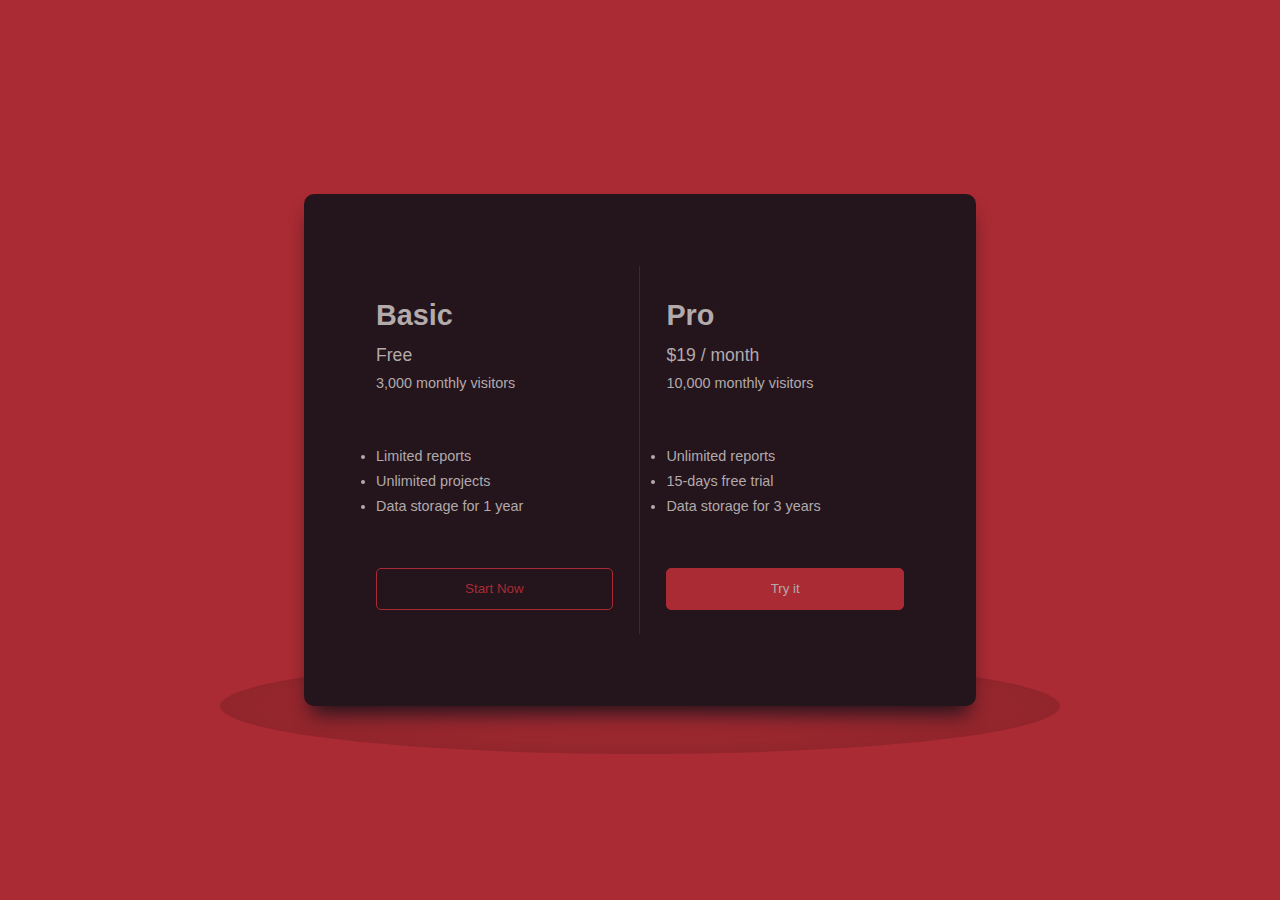
<file: UIcomponents/priceCard/index.html>
<!DOCTYPE html>
<html lang="en">
	<head>
		<meta charset="UTF-8" />
		<meta name="viewport" content="width=device-width, initial-scale=1.0" />
		<title>Document</title>
		<link rel="stylesheet" href="css/style.css" />
	</head>
	<body>
		<div class="content">
			<div class="basic">
				<div class="section basic-header">
					<h1>Basic</h1>
					<h3>Free</h3>
					<p>3,000 monthly visitors</p>
				</div>
				<div class="section basic-body">
					<ul>
						<li>Limited reports</li>
						<li>Unlimited projects</li>
						<li>Data storage for 1 year</li>
					</ul>
				</div>
				<div class="section basic-footer">
					<button type="submit" class="basic-btn">Start Now</button>
				</div>
			</div>

			<div class="pro">
				<div class="section pro-header">
					<h1>Pro</h1>
					<h3>$19 / month</h3>
					<p>10,000 monthly visitors</p>
				</div>
				<div class="section pro-body">
					<ul>
						<li>Unlimited reports</li>
						<li>15-days free trial</li>
						<li>Data storage for 3 years</li>
					</ul>
				</div>
				<div class="section pro-footer">
					<button type="submit" class="pro-btn">Try it</button>
				</div>
			</div>
			<div class="content-shadow"></div>
		</div>
	</body>
</html>
</file>
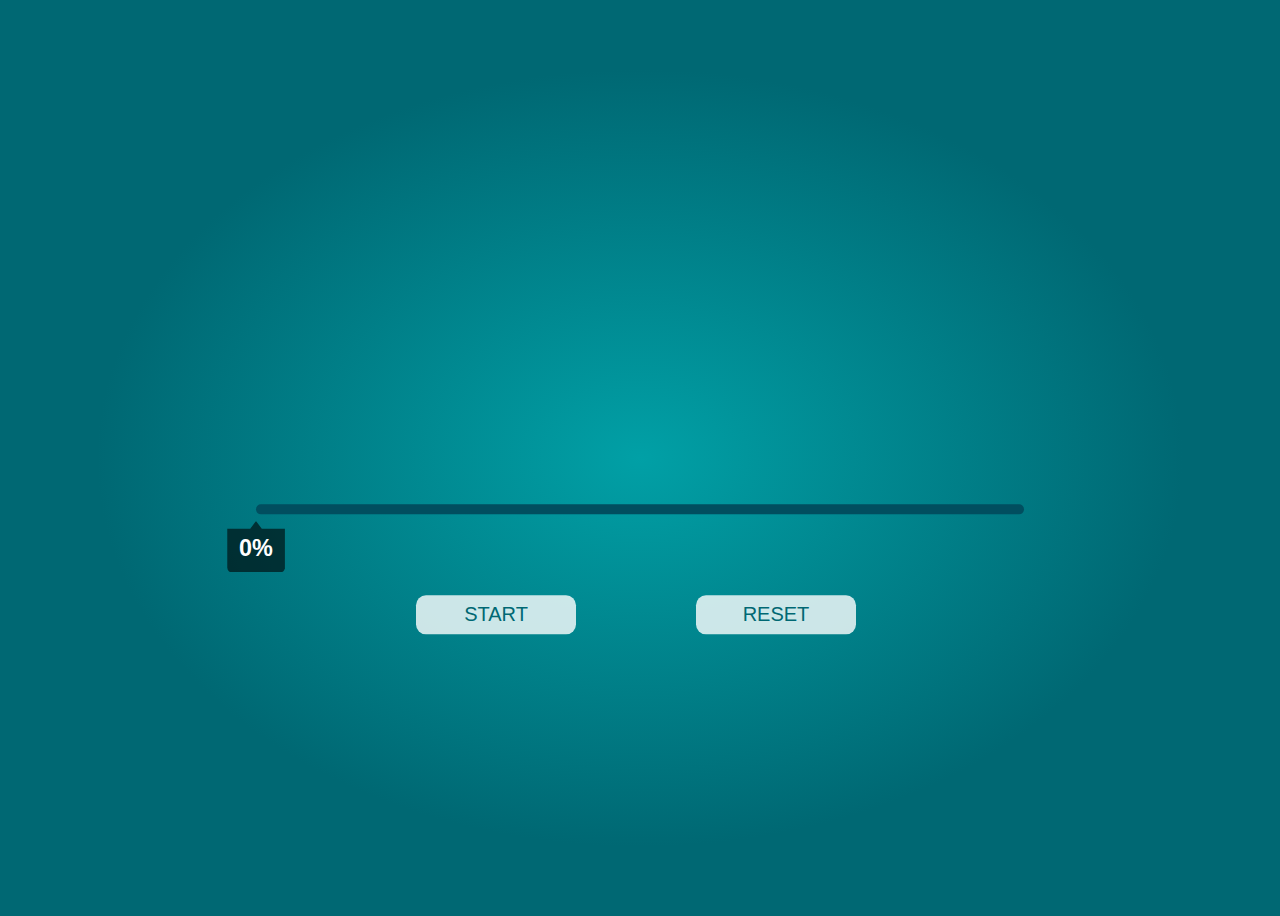
<file: UIcomponents/progressBar/index.html>
<!DOCTYPE html>
<html lang="en">
	<head>
		<meta charset="UTF-8" />
		<meta name="viewport" content="width=device-width, initial-scale=1.0" />
		<title>Document</title>
		<link rel="stylesheet" href="css/style.css" />
	</head>
	<body>
		<nav class="nav"></nav>
		<div class="content">
			<h1>Loading...</h1>
			<div class="progress-bar">
				<div class="overlay"></div>
				<div class="percentage">
					<h3>0%</h3>
				</div>
			</div>
			<button id="start">Start</button>
			<button id="restart">Reset</button>
		</div>
		<script src="jS/app.js"></script>
	</body>
</html>
</file>
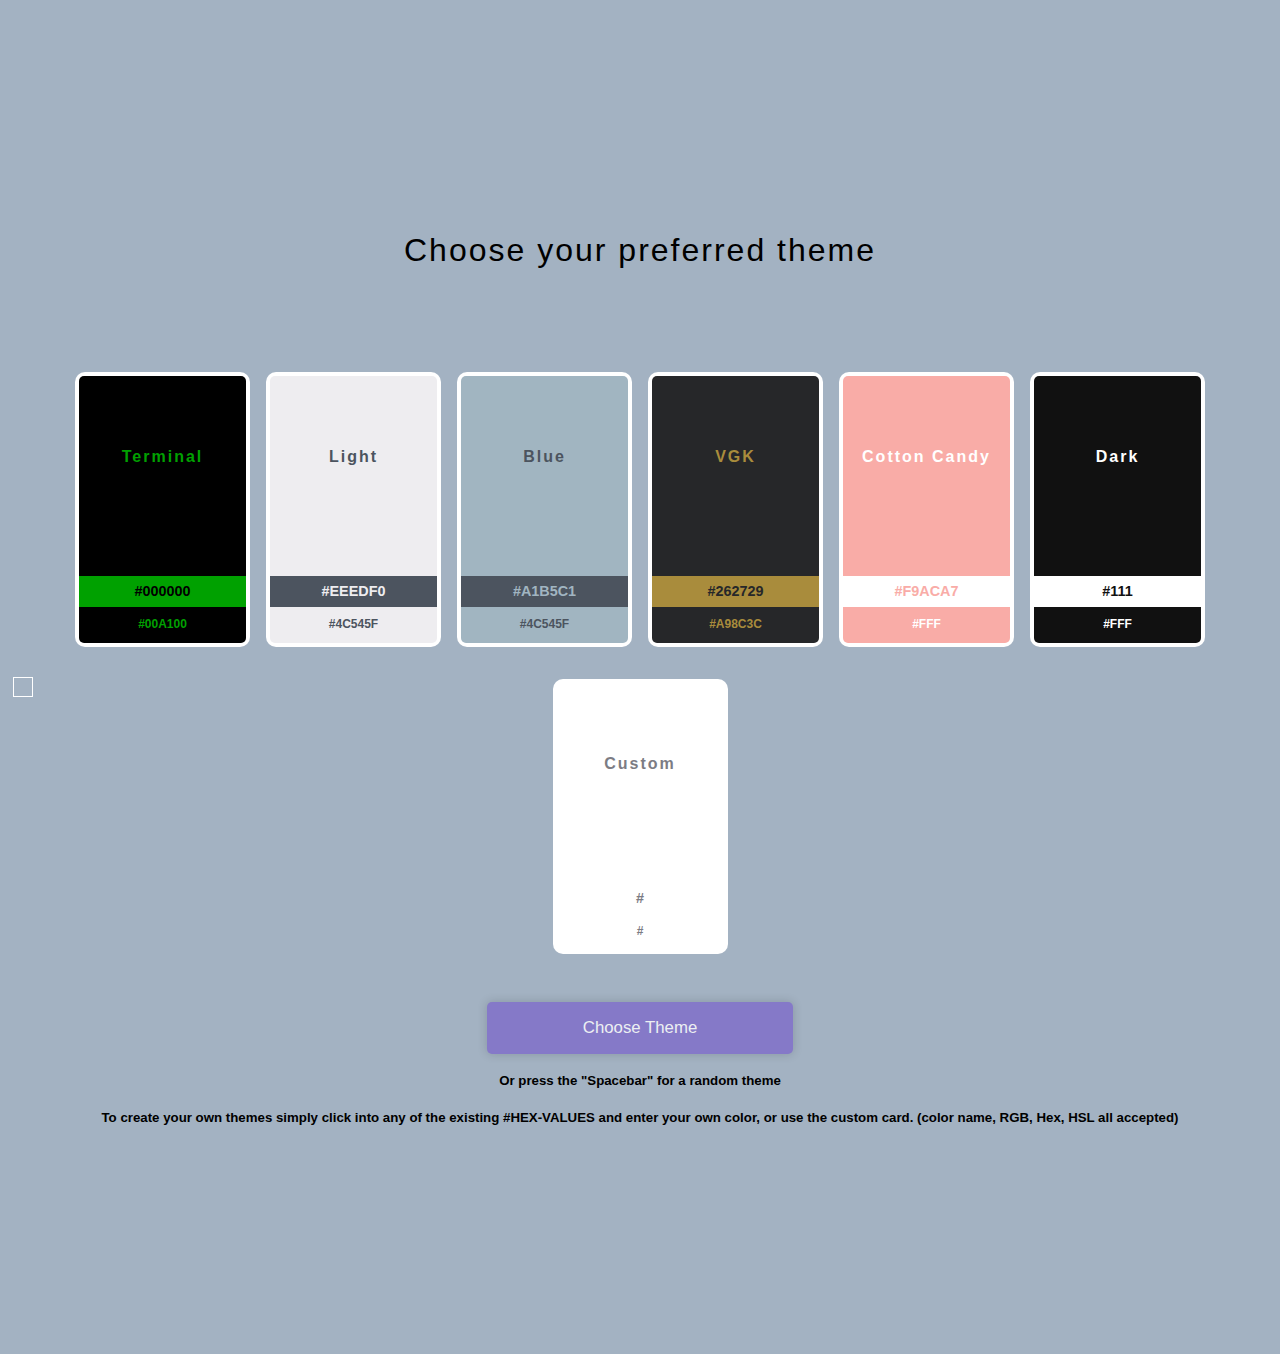
<file: UIcomponents/themeSelector/index.html>
<!DOCTYPE html>
<html lang="en">
	<head>
		<meta charset="UTF-8" />
		<meta name="viewport" content="width=device-width, initial-scale=1.0" />
		<title>Theme Picker</title>
		<link rel="stylesheet" href="css/style.css" />
	</head>
	<body>
		<div class="background-shape"></div>
		<div class="content">
			<h1>Choose your preferred theme</h1>
			<div class="themes">
				<div class="theme-card terminal">
					<div class="theme-card-head">
						<h4>
							Terminal
						</h4>
					</div>
					<div class="theme-card-body">
						<h3
							class="terminal-color color"
							contenteditable="true"
							spellcheck="false"
						>
							#000000
						</h3>
						<h5
							class="text-color"
							contenteditable="true"
							spellcheck="false"
						>
							#00A100
						</h5>
					</div>
				</div>
				<div class="theme-card light">
					<div class="theme-card-head">
						<h4>Light</h4>
					</div>
					<div class="theme-card-body">
						<h3
							class="light-color color"
							contenteditable="true"
							spellcheck="false"
						>
							#EEEDF0
						</h3>
						<h5
							class="text-color"
							contenteditable="true"
							spellcheck="false"
						>
							#4C545F
						</h5>
					</div>
				</div>
				<div class="theme-card blue">
					<div class="theme-card-head">
						<h4>Blue</h4>
					</div>
					<div class="theme-card-body">
						<h3
							class="blue-color color"
							contenteditable="true"
							spellcheck="false"
						>
							#A1B5C1
						</h3>
						<h5
							class="text-color"
							contenteditable="true"
							spellcheck="false"
						>
							#4C545F
						</h5>
					</div>
				</div>
				<div class="theme-card vgk">
					<div class="theme-card-head">
						<h4>VGK</h4>
					</div>
					<div class="theme-card-body">
						<h3
							class="blue-color color"
							contenteditable="true"
							spellcheck="false"
						>
							#262729
						</h3>
						<h5
							class="text-color"
							contenteditable="true"
							spellcheck="false"
						>
							#A98C3C
						</h5>
					</div>
				</div>
				<div class="theme-card pink">
					<div class="theme-card-head">
						<h4>
							Cotton Candy
						</h4>
					</div>
					<div class="theme-card-body">
						<h3
							class="pink-color color"
							contenteditable="true"
							spellcheck="false"
						>
							#F9ACA7
						</h3>
						<h5
							class="text-color"
							contenteditable="true"
							spellcheck="false"
						>
							#FFF
						</h5>
					</div>
				</div>
				<div class="theme-card dark">
					<div class="theme-card-head">
						<h4>Dark</h4>
					</div>
					<div class="theme-card-body">
						<h3
							class="dark-color color"
							contenteditable="true"
							spellcheck="false"
						>
							#111
						</h3>
						<h5
							class="text-color"
							contenteditable="true"
							spellcheck="false"
						>
							#FFF
						</h5>
					</div>
				</div>
				<div class="theme-card custom">
					<div class="theme-card-head">
						<h4 contenteditable="true" spellcheck="false">
							Custom
						</h4>
					</div>
					<div class="theme-card-body">
						<h3
							class="custom-color color"
							contenteditable="true"
							spellcheck="false"
						>
							#
						</h3>
						<h5
							class="text-color"
							contenteditable="true"
							spellcheck="false"
						>
							#
						</h5>
					</div>
				</div>
			</div>
			<button type="submit" class="theme-btn">Choose Theme</button>
			<h5>Or press the "Spacebar" for a random theme</h5>
			<h5>
				To create your own themes simply click into any of the existing
				#HEX-VALUES and enter your own color, or use the custom card.
				(color name, RGB, Hex, HSL all accepted)
			</h5>
		</div>

		<script src="jS/app.js"></script>
	</body>
</html>
</file>
<file: UIcomponents/priceCard/css/style.css>
* {
	margin: 0;
	padding: 0;
	box-sizing: border-box;
}

body {
	font-family: Arial, Helvetica, sans-serif;
	font-size: 16px;
	line-height: 1.75;
	background: #aa2b33;
	display: flex;
	justify-content: center;
	align-items: center;
	height: 100vh;
}

.content {
	position: relative;
	width: 42rem;
	display: flex;
	justify-content: center;
	align-items: center;
	padding: 4.5rem;
	background-color: #24141c;
	color: #b2aaab;
	border-radius: 10px;
	box-shadow: 0 15px 20px -7px rgba(36, 20, 28, 1);
}

.basic {
	border-right: 1px solid #b2aaab25;
}

.basic,
.pro {
	width: 50%;
	display: flex;
	flex-direction: column;
	justify-content: space-between;
}

.pro {
	padding-left: 5%;
}

.basic .section,
.pro .section {
	margin: 1.5rem 0;
}

.basic h1,
.pro h1 {
	font-size: 1.8rem;
}

.basic h3,
.pro h3 {
	font-size: 1.1rem;
	font-weight: 300;
}

.basic p,
.pro p {
	font-size: 0.9rem;
	font-weight: 300;
}

.basic li,
.pro li {
	font-size: 0.9rem;
	font-weight: 300;
}

.basic-btn {
	width: 90%;
	text-align: center;
	padding: 0.8rem 0;
	background: transparent;
	border: 1px solid #aa2b33;
	color: #aa2b33;
	border-radius: 5px;
}

.basic-btn:hover {
	background: #aa2b33;
	border: 1px solid #aa2b33;
	color: #b2aaab;
}

.pro-btn {
	width: 100%;
	text-align: center;
	padding: 0.8rem 0;
	background: #aa2b33;
	border: 1px solid #aa2b33;
	color: #b2aaab;
	border-radius: 5px;
}

.pro-btn:hover {
	background: transparent;
	border: 1px solid #aa2b33;
	color: #aa2b33;
}

.basic-btn:hover,
.pro-btn:hover {
	cursor: pointer;
}

.content-shadow {
	width: 40rem;
	height: 6rem;
	padding: 45px 420px;
	border-radius: 100%;
	background: radial-gradient(rgba(0, 0, 0, 0), rgba(0, 0, 0, 0.2));
	position: absolute;
	top: 100%;
	left: 50%;
	transform: translate(-50%, -50%);
	z-index: -1;
}

@media screen and (max-width: 769px) {
	.content-shadow {
		display: none;
	}
}

@media screen and (max-width: 750px) {
	.content {
		width: 95vw;
		padding: 1.5rem;
		overflow: hidden;
	}

	.basic .section,
	.pro .section {
		margin: 1rem 0;
	}

	.basic h1,
	.pro h1 {
		font-size: 1.25rem;
	}

	.basic h3,
	.pro h3 {
		font-size: 0.9rem;
		font-weight: 300;
	}

	.basic p,
	.pro p {
		font-size: 0.7rem;
		font-weight: 300;
	}

	.basic li,
	.pro li {
		font-size: 0.7rem;
		font-weight: 300;
	}
}
</file>
<file: UIcomponents/progressBar/css/style.css>
body {
	background: radial-gradient(#01a0a6, #006873 60%);
	background-size: cover;
	background-repeat: no-repeat;
	height: 100vh;
	display: relative;
	font-family: Arial, Helvetica, sans-serif;
}

button {
	width: 10rem;
	padding: 0.5rem 0;
	background-color: rgba(255, 255, 255, 0.801);
	color: #006873;
	border: none;
	font-size: 1.25rem;
	text-transform: uppercase;
	border-radius: 10px;
	margin: 1rem;
	position: absolute;
	top: 150%;
	left: 50%;
}

#start {
	transform: translateX(-150%);
}

#restart {
	transform: translateX(25%);
}

button:hover {
	cursor: pointer;
	background-color: #fff;
	transition: all 0.5s;
}

button:focus {
	outline: transparent;
}

.content {
	position: absolute;
	top: 50%;
	left: 50%;
	transform: translate(-50%, -50%);
	text-align: center;
	width: 60vw;
}

h1 {
	text-align: center;
	font-size: 3rem;
	font-weight: 300;
	color: #fff;
	letter-spacing: 7px;
	visibility: hidden;
}

h1 span {
	opacity: 0;
}

h1 span.loading {
	animation: loading 8s forwards;
}

.progress-bar {
	width: 100%;
	height: 10px;
	background: #014e5f;
	border: none;
	border-radius: 10px;
	overflow: hidden;
}

.overlay {
	height: 100%;
	width: 0%;
	background: linear-gradient(to right, #68c5ee, #66ecc1);
	border-radius: 10px;
}

.overlay.start {
	animation: fill 10s linear forwards;
}

.percentage {
	position: absolute;
	top: 105%;
	left: 0;
	transform: translateX(-50%);
	color: #fff;
	background-color: rgba(0, 0, 0, 0.596);
	font-size: 1.25rem;
	padding: 0.25rem 0.75rem 0 0.75rem;
	line-height: 0;
	border-radius: 5px;
	clip-path: polygon(
		0 15%,
		40% 15%,
		50% 0,
		60% 15%,
		100% 15%,
		100% 100%,
		0 100%
	);
}

.percentage.start {
	animation: displayPercent 10s linear forwards;
}

@keyframes fill {
	from {
		width: 0%;
	}

	to {
		width: 100%;
	}
}

@keyframes displayPercent {
	from {
		left: 0%;
	}
	to {
		left: 100%;
	}
}

@keyframes loading {
	0% {
		opacity: 0;
	}
	25% {
		opacity: 1;
	}
	75% {
		opacity: 0;
	}
	100% {
		opacity: 1;
	}
}

@media (max-width: 450px) {
	h1 {
		font-size: 1.5rem;
	}

	button {
		font-size: 0.9rem;
		width: 7rem;
	}

	#start {
		transform: translateX(-125%);
	}

	#restart {
		transform: translateX(0);
	}

	.percentage {
		font-size: 1rem;
	}
}
</file>
<file: UIcomponents/themeSelector/css/style.css>
* {
	margin: 0;
	padding: 0;
	box-sizing: border-box;
}

html {
	overflow-x: hidden;
}

body {
	font-family: Arial, Helvetica, sans-serif;
	font-size: 16px;
	line-height: 1.6;
	font-weight: 300;
	display: flex;
	justify-content: center;
	align-items: center;
	overflow: hidden;
	background: #a3b2c2;
	padding: 25vh 1vw;
	position: relative;
}

.shape {
	position: absolute;
	height: 20px;
	width: 20px;
	padding: 1px;
	background-color: transparent;
	border: 1px solid white;
	z-index: -1;
	transition: all 2s;
}

.content {
	display: flex;
	flex-direction: column;
	align-items: center;
	overflow: hidden;
}

.content h1 {
	font-size: 2rem;
	letter-spacing: 2px;
	font-weight: 300;
	text-align: center;
}

.themes {
	display: flex;
	flex-wrap: wrap;
	justify-content: center;
	margin: 5rem 0 2rem 0;
	color: #7c7c84;
}

.theme-card {
	height: 275px;
	width: 175px;
	margin: 1rem 0.5rem;
	padding: 0.25rem;
	background: rgba(255, 255, 255);
	border-radius: 10px;
}

.theme-card:hover {
	cursor: pointer;
	transform: translateY(-20px) scale(1.05);
	box-shadow: 0 20px 20px rgba(0, 0, 0, 0.401);
	transition: all 0.5s;
}

.theme-card.choose {
	transform: translateY(-20px) scale(1.05);
	box-shadow: 0 15px 15px -2px rgba(0, 0, 0, 0.401);
}

.theme-card-head {
	height: 75%;
	text-align: center;
	border-radius: 5px 5px 0 0;
	padding: 0.25rem;
}

.theme-card-head h4 {
	padding-top: 4rem;
	letter-spacing: 2px;
}

.theme-card-body {
	text-align: center;
}

.theme-card-body h3 {
	padding: 0.25rem;
	font-size: 0.9rem;
}

.theme-card-body h5 {
	padding: 0.5rem;
	font-size: 0.75rem;
	border-radius: 0 0 5px 5px;
}

.theme-btn {
	opacity: 0.8;
	padding: 1rem 6rem;
	color: #fff;
	font-size: 1.05rem;
	font-weight: 100;
	background: #7e6cca;
	border: none;
	border-radius: 5px;
	box-shadow: 0 0 10px rgba(0, 0, 0, 0.205);
}

.theme-btn:hover {
	cursor: pointer;
	opacity: 1;
	transform: scale(1.025);
	transition: all 0.4s;
}

.theme-btn:active {
	outline: transparent;
}

.theme-btn:focus {
	outline: transparent;
}

.theme-btn + h5 {
	margin: 1rem;
}

h5:nth-of-type(3) {
	max-width: 675px;
	text-align: center;
}

@media screen and (max-width: 416px) {
	.theme-card {
		margin: 2rem 1rem;
	}
	.theme-btn {
		display: none;
	}

	.theme-btn + h5 {
		display: none;
	}

	h5:last-of-type {
		text-align: center;
	}
}
</file>
